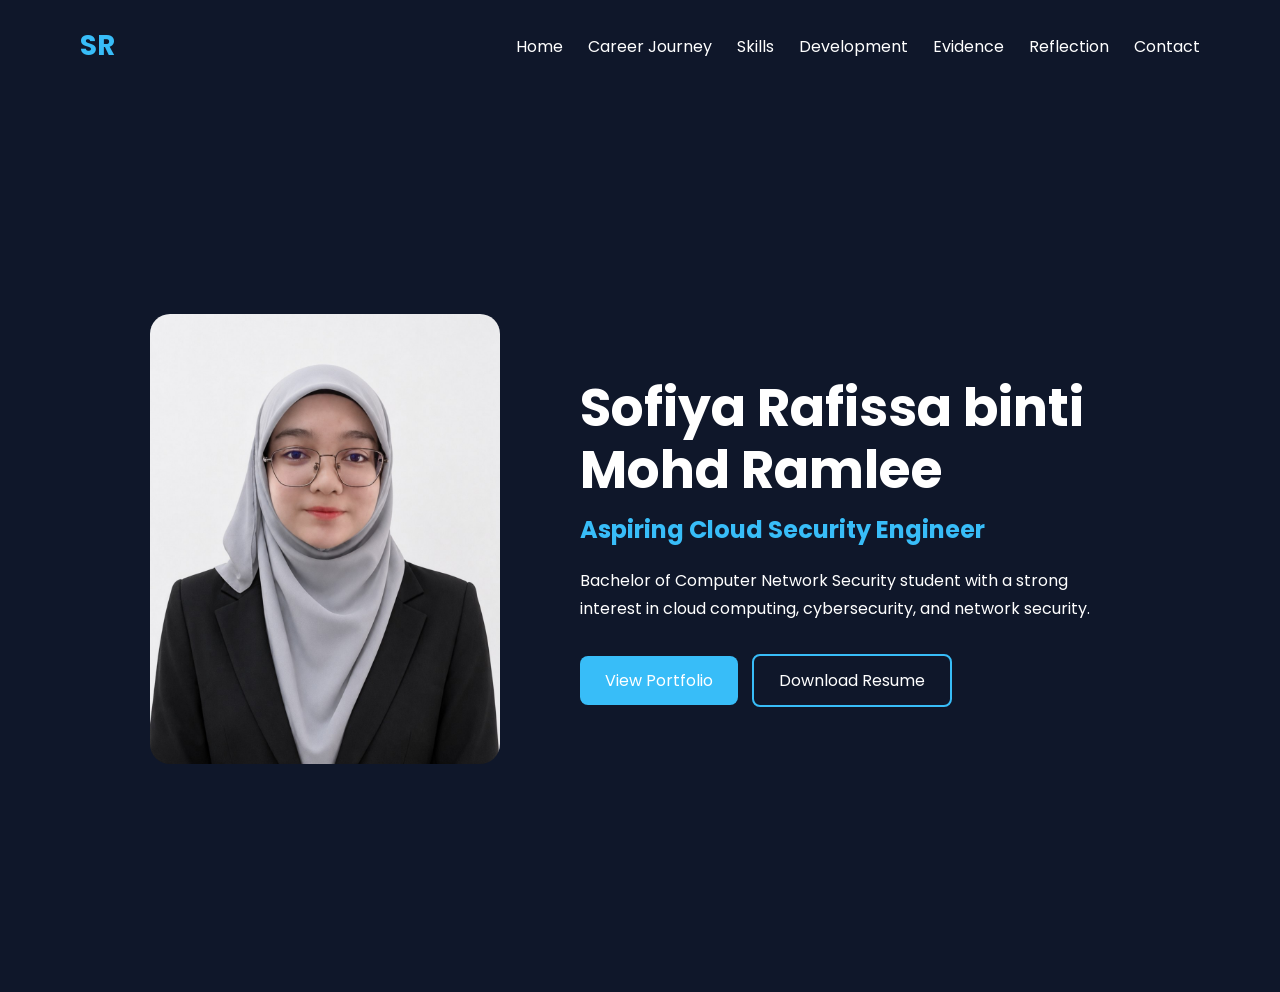
<file: index.html>
<!DOCTYPE html>
<html lang="en">

<head>
    <meta charset="UTF-8">
    <meta name="viewport" content="width=device-width, initial-scale=1.0">
    <title>Sofiya Rafissa Portfolio</title>

    <link rel="stylesheet" href="style.css">

    <link href="https://fonts.googleapis.com/css2?family=Poppins:wght@300;400;600;700&display=swap" rel="stylesheet">
</head>

<body>

<nav>

    <div class="logo">SR</div>

    <ul>
        <li><a href="index.html">Home</a></li>
        <li><a href="career.html">Career Journey</a></li>
        <li><a href="skills.html">Skills</a></li>
        <li><a href="development.html">Development</a></li>
        <li><a href="evidence.html">Evidence</a></li>
        <li><a href="reflection.html">Reflection</a></li>
        <li><a href="contact.html">Contact</a></li>
    </ul>
    
</nav>

<div class="hero">

    <div class="hero-image">
        <img src="profile.jpg" alt="Profile">
    </div>

    <div class="hero-content">

        <h1>Sofiya Rafissa binti Mohd Ramlee</h1>

        <h2>Aspiring Cloud Security Engineer</h2>

        <p>
            Bachelor of Computer Network Security student with a strong interest in cloud computing, cybersecurity, and network security.
        </p>

        <a href="career.html" class="button">
            View Portfolio
        </a>

        <a href="./SofiyaRafissa-resume.pdf" target="_blank" class="button outline">
            Download Resume
        </a>

    </div>

</div>

</body>

</html>
</file>
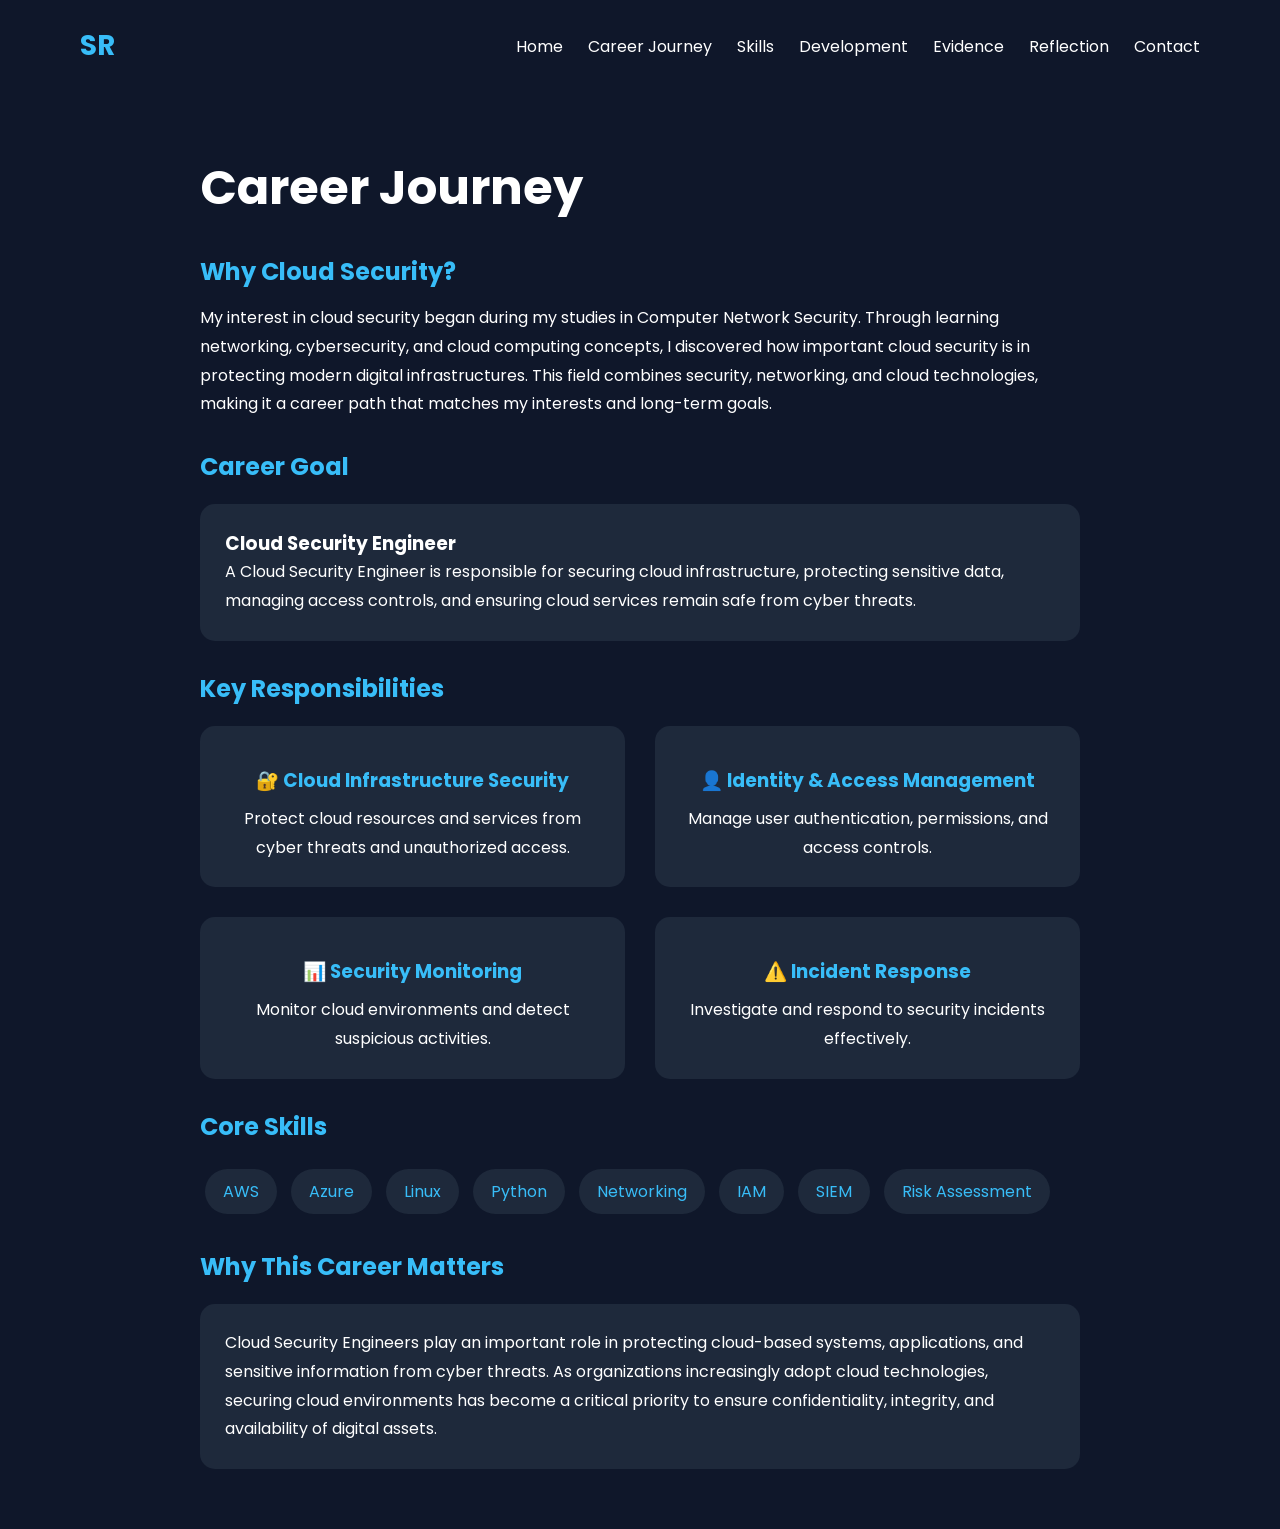
<file: career.html>
<!DOCTYPE html>
<html lang="en">

<head>
    <meta charset="UTF-8">
    <meta name="viewport" content="width=device-width, initial-scale=1.0">
    <title>Career Journey</title>

    <link rel="stylesheet" href="style.css">

    <link href="https://fonts.googleapis.com/css2?family=Poppins:wght@300;400;600;700&display=swap" rel="stylesheet">
</head>

<body>

<nav>

    <div class="logo">SR</div>

    <ul>
        <li><a href="index.html">Home</a></li>
        <li><a href="career.html">Career Journey</a></li>
        <li><a href="skills.html">Skills</a></li>
        <li><a href="development.html">Development</a></li>
        <li><a href="evidence.html">Evidence</a></li>
        <li><a href="reflection.html">Reflection</a></li>
        <li><a href="contact.html">Contact</a></li>
    </ul>

</nav>

<div class="page-container">

    <h1>Career Journey</h1>

    <h2>Why Cloud Security?</h2>

    <p>
        My interest in cloud security began during my studies in Computer Network Security. Through learning networking, cybersecurity, and cloud computing concepts, I discovered how important cloud security is in protecting modern digital infrastructures. This field combines security, networking, and cloud technologies, making it a career path that matches my interests and long-term goals.
    </p>

    <h2>Career Goal</h2>

    <div class="career-card">
        <h3>Cloud Security Engineer</h3>

        <p>
            A Cloud Security Engineer is responsible for securing cloud infrastructure, protecting sensitive data, managing access controls, and ensuring cloud services remain safe from cyber threats.
        </p>
    </div>
<h2>Key Responsibilities</h2>

<div class="card-grid">

    <div class="responsibility-card">
        <h3>🔐 Cloud Infrastructure Security</h3>
        <p>Protect cloud resources and services from cyber threats and unauthorized access.</p>
    </div>

    <div class="responsibility-card">
        <h3>👤 Identity & Access Management</h3>
        <p>Manage user authentication, permissions, and access controls.</p>
    </div>

    <div class="responsibility-card">
        <h3>📊 Security Monitoring</h3>
        <p>Monitor cloud environments and detect suspicious activities.</p>
    </div>

    <div class="responsibility-card">
        <h3>⚠️ Incident Response</h3>
        <p>Investigate and respond to security incidents effectively.</p>
    </div>

</div>

<h2>Core Skills</h2>

<div class="skills-tags">

    <span>AWS</span>
    <span>Azure</span>
    <span>Linux</span>
    <span>Python</span>
    <span>Networking</span>
    <span>IAM</span>
    <span>SIEM</span>
    <span>Risk Assessment</span>

</div>

<h2>Why This Career Matters</h2>

<div class="career-card">

<p>
Cloud Security Engineers play an important role in protecting cloud-based systems, applications, and sensitive information from cyber threats. As organizations increasingly adopt cloud technologies, securing cloud environments has become a critical priority to ensure confidentiality, integrity, and availability of digital assets.
</p>

</div>

</div>

</body>
</html>
</file>
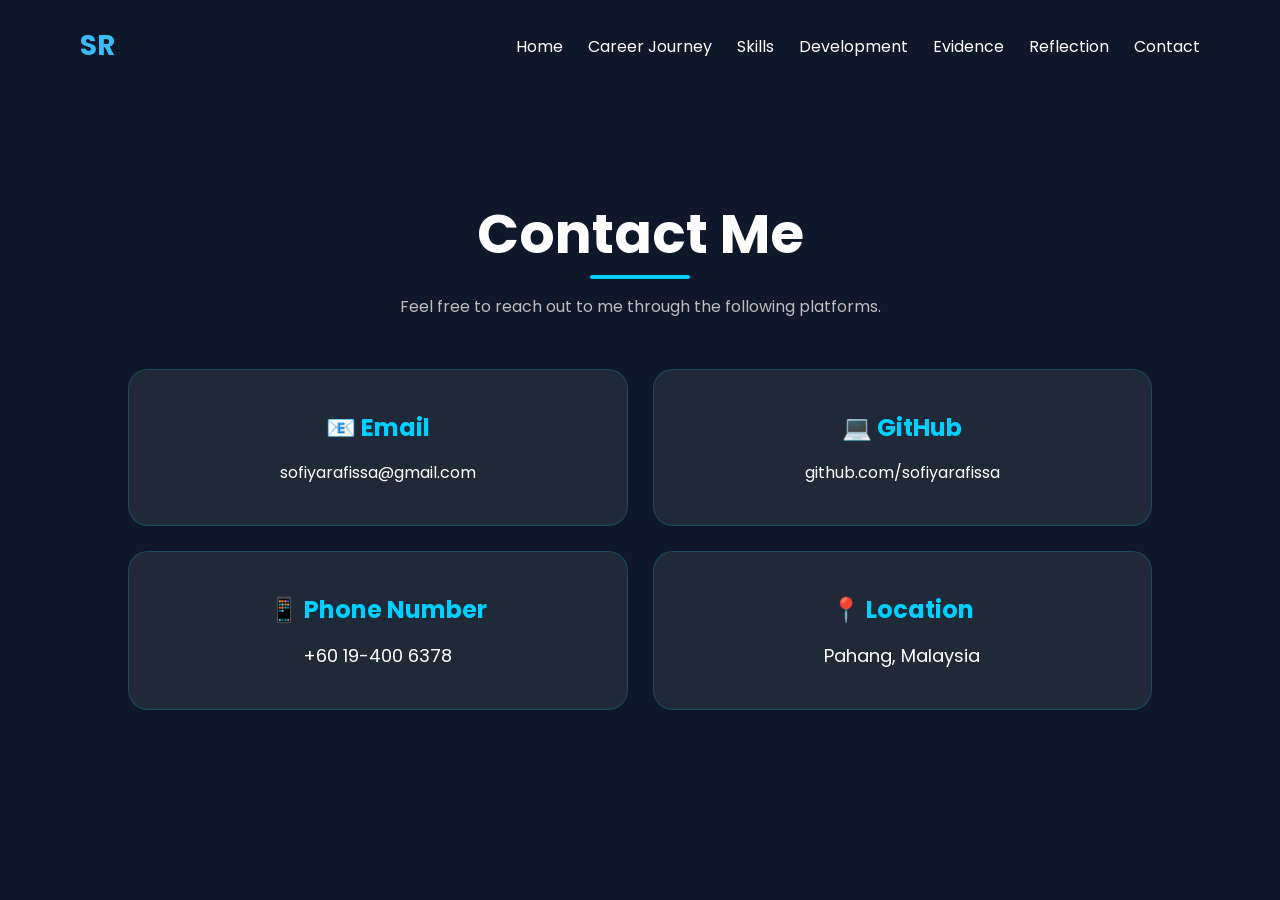
<file: contact.html>
<!DOCTYPE html>
<html lang="en">

<head>
    <meta charset="UTF-8">
    <meta name="viewport" content="width=device-width, initial-scale=1.0">
    <title>Career Journey</title>

    <link rel="stylesheet" href="style.css">

    <link href="https://fonts.googleapis.com/css2?family=Poppins:wght@300;400;600;700&display=swap" rel="stylesheet">
</head>

<body>

<nav>

    <div class="logo">SR</div>

    <ul>
        <li><a href="index.html">Home</a></li>
        <li><a href="career.html">Career Journey</a></li>
        <li><a href="skills.html">Skills</a></li>
        <li><a href="development.html">Development</a></li>
        <li><a href="evidence.html">Evidence</a></li>
        <li><a href="reflection.html">Reflection</a></li>
        <li><a href="contact.html">Contact</a></li>
    </ul>

</nav>

<section class="contact-section">

    <h1>Contact Me</h1>
    <p class="contact-subtitle">
        Feel free to reach out to me through the following platforms.
    </p>

    <div class="contact-grid">

        <div class="contact-card">
            <h3>📧 Email</h3>
            <a href="mailto:sofiyarafissa@gmail.com">
    
                sofiyarafissa@gmail.com

            </a>
        </div>

        <div class="contact-card">
            <h3>💻 GitHub</h3>
            <a href="https://github.com/sofiyarafissa" target="_blank">

                github.com/sofiyarafissa

            </a>
        </div>

        <div class="contact-card">
            <h3>📱 Phone Number</h3>
            <p>
                <a href="https://wa.me/60194006378?text=Hello%20Sofiya,%20I%20visited%20your%20portfolio." target="_blank">
    
                    +60 19-400 6378

                </a>
            </p>
        </div>

        <div class="contact-card">
            <h3>📍 Location</h3>
            <p>Pahang, Malaysia
            </p>
        </div>  

    </div>

</section>
</div>

</body>
</html>
</file>
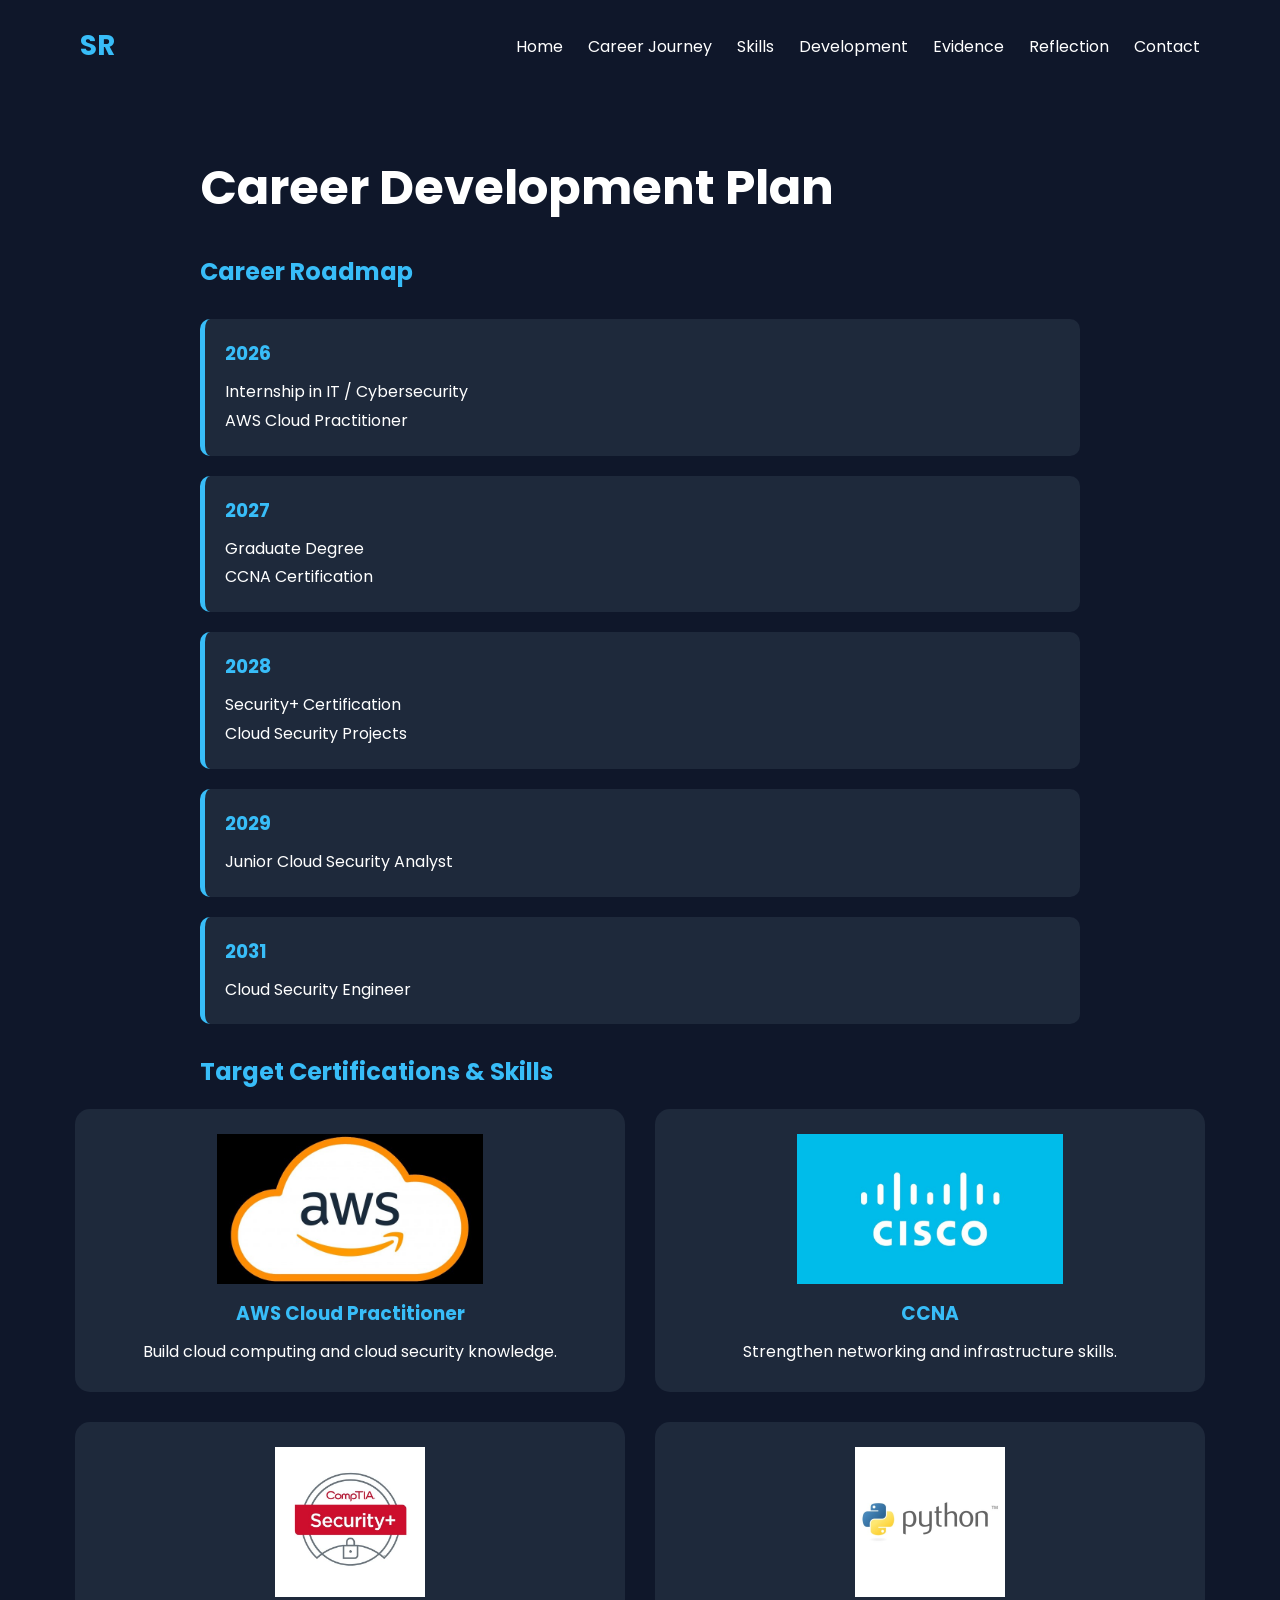
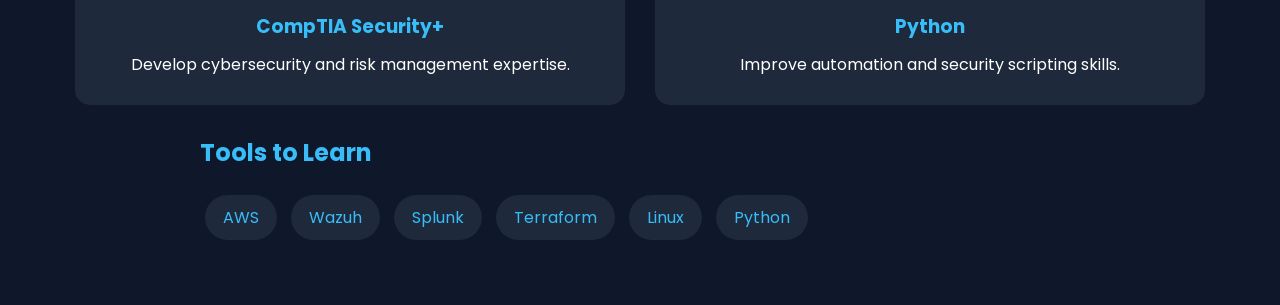
<file: development.html>
<!DOCTYPE html>
<html lang="en">
<head>
    <meta charset="UTF-8">
    <meta name="viewport" content="width=device-width, initial-scale=1.0">
    <title>Development Plan</title>

    <link rel="stylesheet" href="style.css">

    <link href="https://fonts.googleapis.com/css2?family=Poppins:wght@300;400;600;700&display=swap" rel="stylesheet">
</head>

<body>

<nav>

    <div class="logo">SR</div>

    <ul>
        <li><a href="index.html">Home</a></li>
        <li><a href="career.html">Career Journey</a></li>
        <li><a href="skills.html">Skills</a></li>
        <li><a href="development.html">Development</a></li>
        <li><a href="evidence.html">Evidence</a></li>
        <li><a href="reflection.html">Reflection</a></li>
        <li><a href="contact.html">Contact</a></li>
    </ul>

</nav>

<div class="page-container">

    <h1>Career Development Plan</h1>

    <h2>Career Roadmap</h2>

    <div class="roadmap">

        <div class="roadmap-item">
            <h3>2026</h3>
            <p>Internship in IT / Cybersecurity</p>
            <p>AWS Cloud Practitioner</p>
        </div>

        <div class="roadmap-item">
            <h3>2027</h3>
            <p>Graduate Degree</p>
            <p>CCNA Certification</p>
        </div>

        <div class="roadmap-item">
            <h3>2028</h3>
            <p>Security+ Certification</p>
            <p>Cloud Security Projects</p>
        </div>

        <div class="roadmap-item">
            <h3>2029</h3>
            <p>Junior Cloud Security Analyst</p>
        </div>

        <div class="roadmap-item">
            <h3>2031</h3>
            <p>Cloud Security Engineer</p>
        </div>

    </div>

    <h2>Target Certifications & Skills</h2>

<div class="card-grid">

    <div class="responsibility-card">
        <img src="aws-logo.jpg" alt="AWS" class="cert-logo">
        <h3>AWS Cloud Practitioner</h3>
        <p>Build cloud computing and cloud security knowledge.</p>
    </div>

    <div class="responsibility-card">
        <img src="ccna.jpg" alt="CCNA" class="cert-logo">
        <h3>CCNA</h3>
        <p>Strengthen networking and infrastructure skills.</p>
    </div>

    <div class="responsibility-card">
        <img src="securityplus.jpg" alt="Security Plus" class="cert-logo">
        <h3>CompTIA Security+</h3>
        <p>Develop cybersecurity and risk management expertise.</p>
    </div>

    <div class="responsibility-card">
        <img src="python.jpg" alt="Python" class="cert-logo">
        <h3>Python</h3>
        <p>Improve automation and security scripting skills.</p>
    </div>

</div>

<h2>Tools to Learn</h2>

<div class="skills-tags">
    <span>AWS</span>
    <span>Wazuh</span>
    <span>Splunk</span>
    <span>Terraform</span>
    <span>Linux</span>
    <span>Python</span>
</div>

</div>

</body>
</html>
</file>
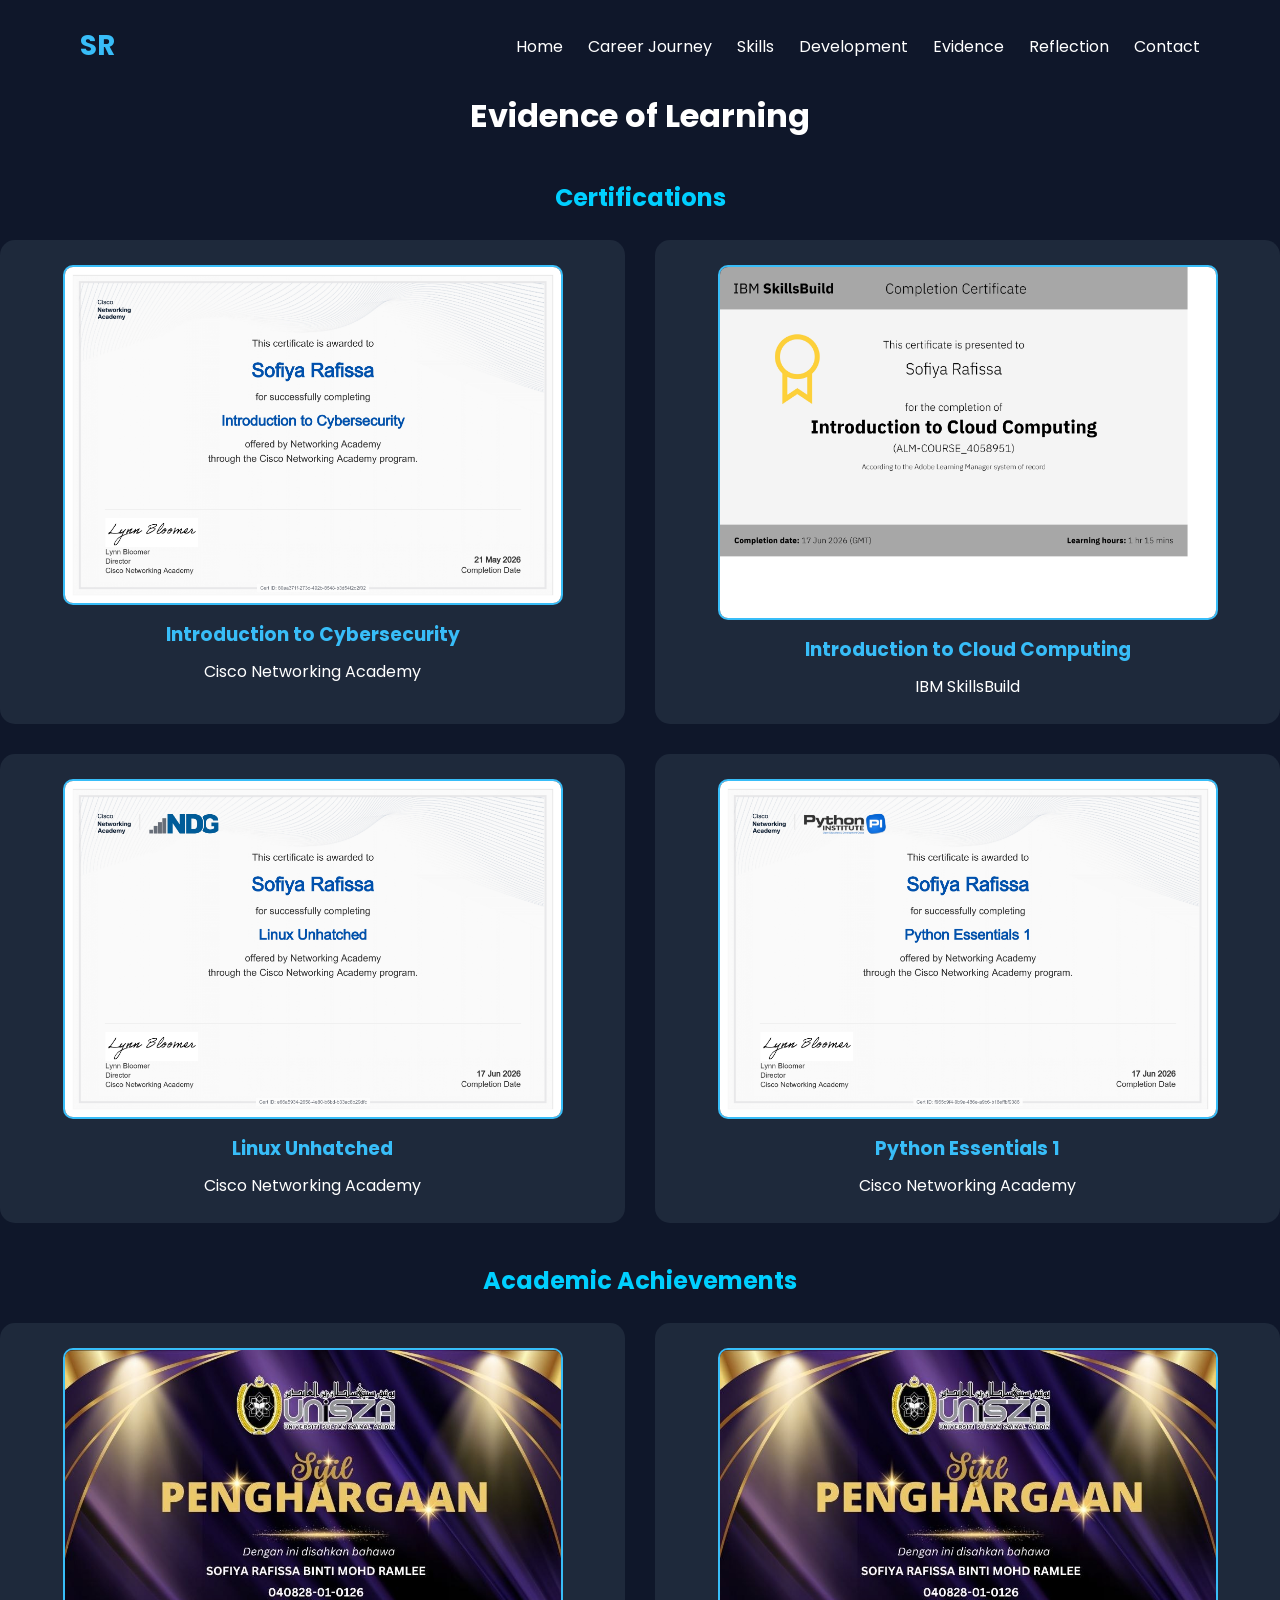
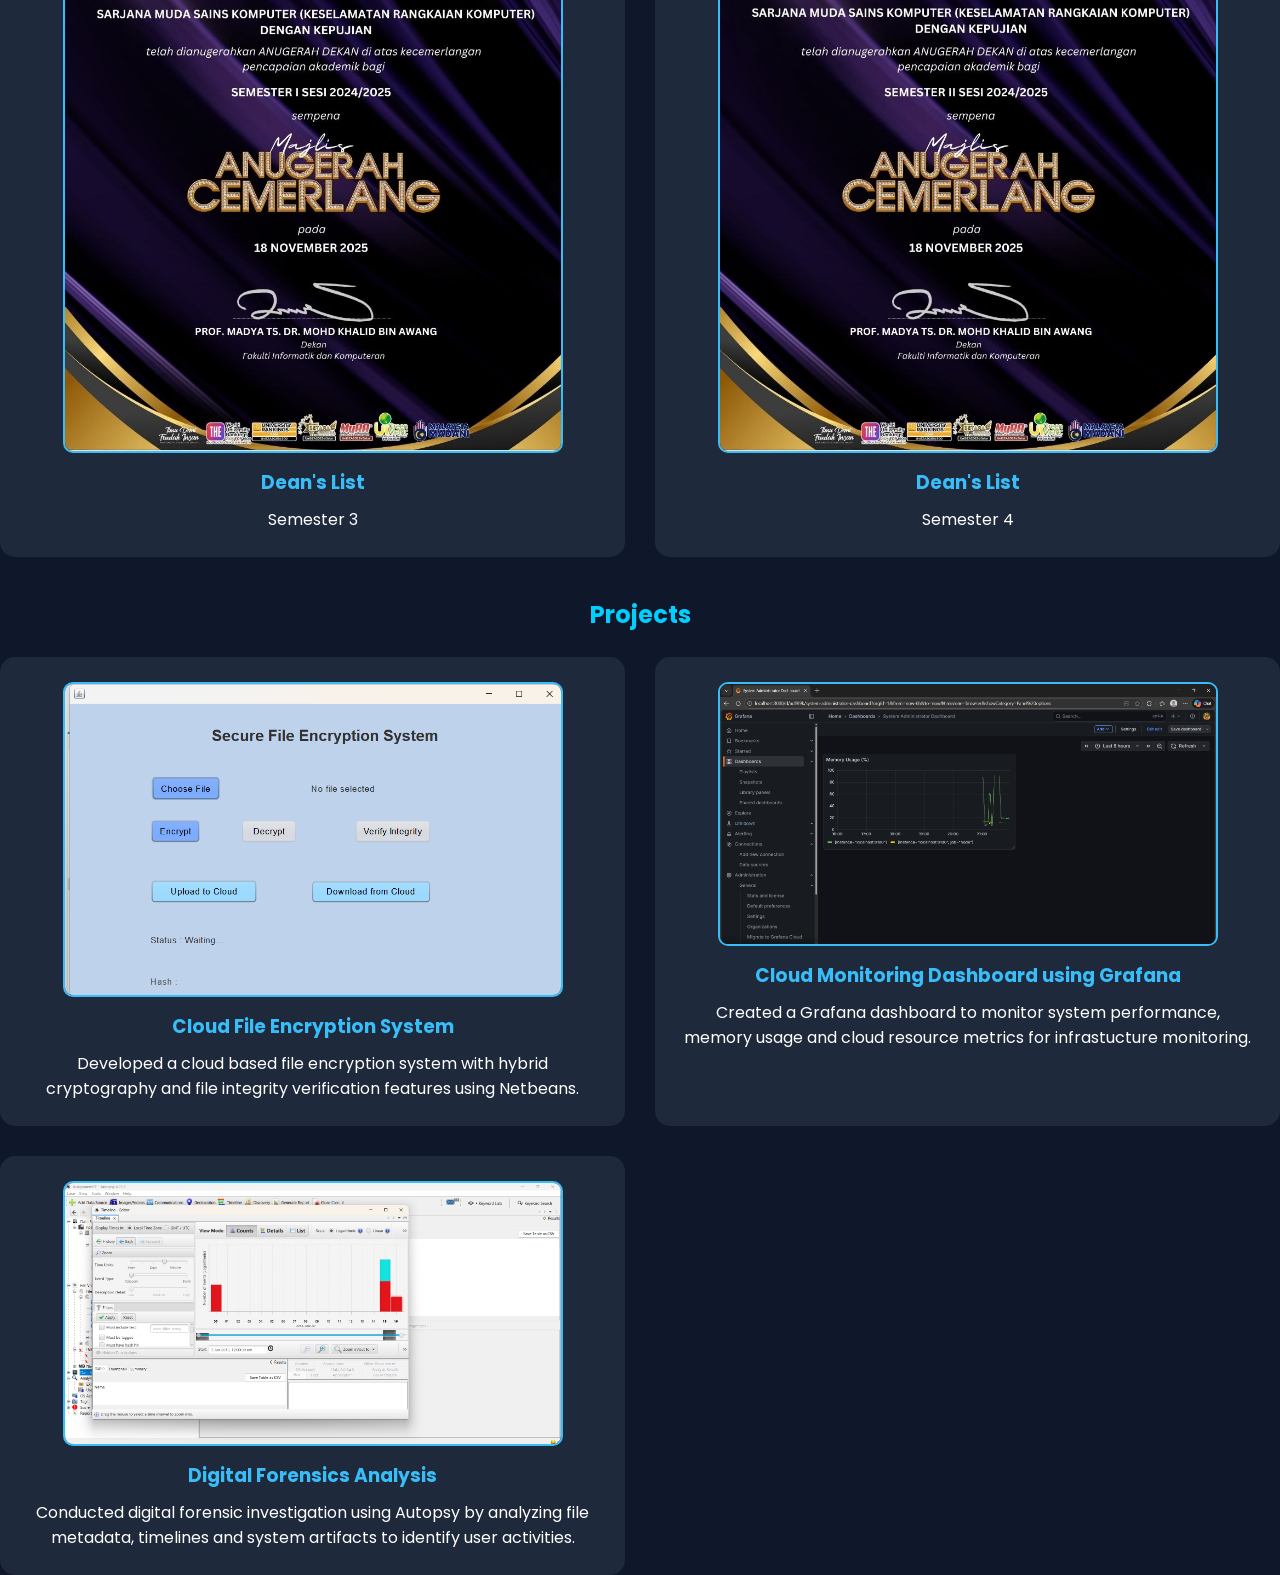
<file: evidence.html>
<!DOCTYPE html>
<html lang="en">

<head>
    <meta charset="UTF-8">
    <meta name="viewport" content="width=device-width, initial-scale=1.0">
    <title>Career Journey</title>

    <link rel="stylesheet" href="style.css">

    <link href="https://fonts.googleapis.com/css2?family=Poppins:wght@300;400;600;700&display=swap" rel="stylesheet">
</head>

<body>

<nav>

    <div class="logo">SR</div>

    <ul>
        <li><a href="index.html">Home</a></li>
        <li><a href="career.html">Career Journey</a></li>
        <li><a href="skills.html">Skills</a></li>
        <li><a href="development.html">Development</a></li>
        <li><a href="evidence.html">Evidence</a></li>
        <li><a href="reflection.html">Reflection</a></li>
        <li><a href="contact.html">Contact</a></li>
    </ul>

</nav>

<h1 class="section-title">Evidence of Learning</h1>

<h2 class="section-subtitle">Certifications</h2>

<div class="card-grid">

    <div class="responsibility-card">

        <img src="IntroductiontoCybersecurity.jpg" alt="Introduction to Cybersecurity">

        <h3>Introduction to Cybersecurity</h3>

        <p>Cisco Networking Academy</p>

    </div>

    <div class="responsibility-card">

        <img src="Introduction%20to%20Cloud%20Computing.jpg" alt="Introduction to Cloud Computing">

        <h3>Introduction to Cloud Computing</h3>

        <p>IBM SkillsBuild</p>

    </div>

    <div class="responsibility-card">

        <img src="LinuxUnhatched.jpg" alt="Linux Unhatched">

        <h3>Linux Unhatched</h3>

        <p>Cisco Networking Academy</p>

    </div>

    <div class="responsibility-card">

        <img src="PythonEssentials1.jpg" alt="Python Essentials 1">

        <h3>Python Essentials 1</h3>

        <p>Cisco Networking Academy</p>

    </div>

</div>

<h2 class="section-subtitle">Academic Achievements</h2>

<div class="card-grid">

    <div class="responsibility-card">

        <img src="dean-sem3.jpg" alt="Dean List Semester 3">

        <h3>Dean's List</h3>

        <p>Semester 3</p>

    </div>

    <div class="responsibility-card">

        <img src="dean-sem4.jpg" alt="Dean List Semester 4">

        <h3>Dean's List</h3>

        <p>Semester 4</p>

    </div>

</div>

<h2 class="section-subtitle">Projects</h2>

<div class="card-grid">

    <div class="responsibility-card">

        <img src="fyp ss.png" alt="Cloud File Encryption System">

        <h3>Cloud File Encryption System</h3>

        <p>
            Developed a cloud based file encryption system with hybrid cryptography and file integrity verification features using Netbeans.
        </p>

    </div>

    <div class="responsibility-card">

        <img src="grafana.png" alt="Grafana Dashboard">

        <h3>Cloud Monitoring Dashboard using Grafana</h3>

        <p>
            Created a Grafana dashboard to monitor system performance, memory usage and cloud resource metrics for infrastucture monitoring.
        </p>

    </div>

    <div class="responsibility-card">

        <img src="autopsy.png" alt="Autopsy Forensics">

        <h3>Digital Forensics Analysis</h3>

        <p>
            Conducted digital forensic investigation using Autopsy by analyzing file metadata, timelines and system artifacts to identify user activities.
        </p>

    </div>
</div>

</body>
</html>
</file>
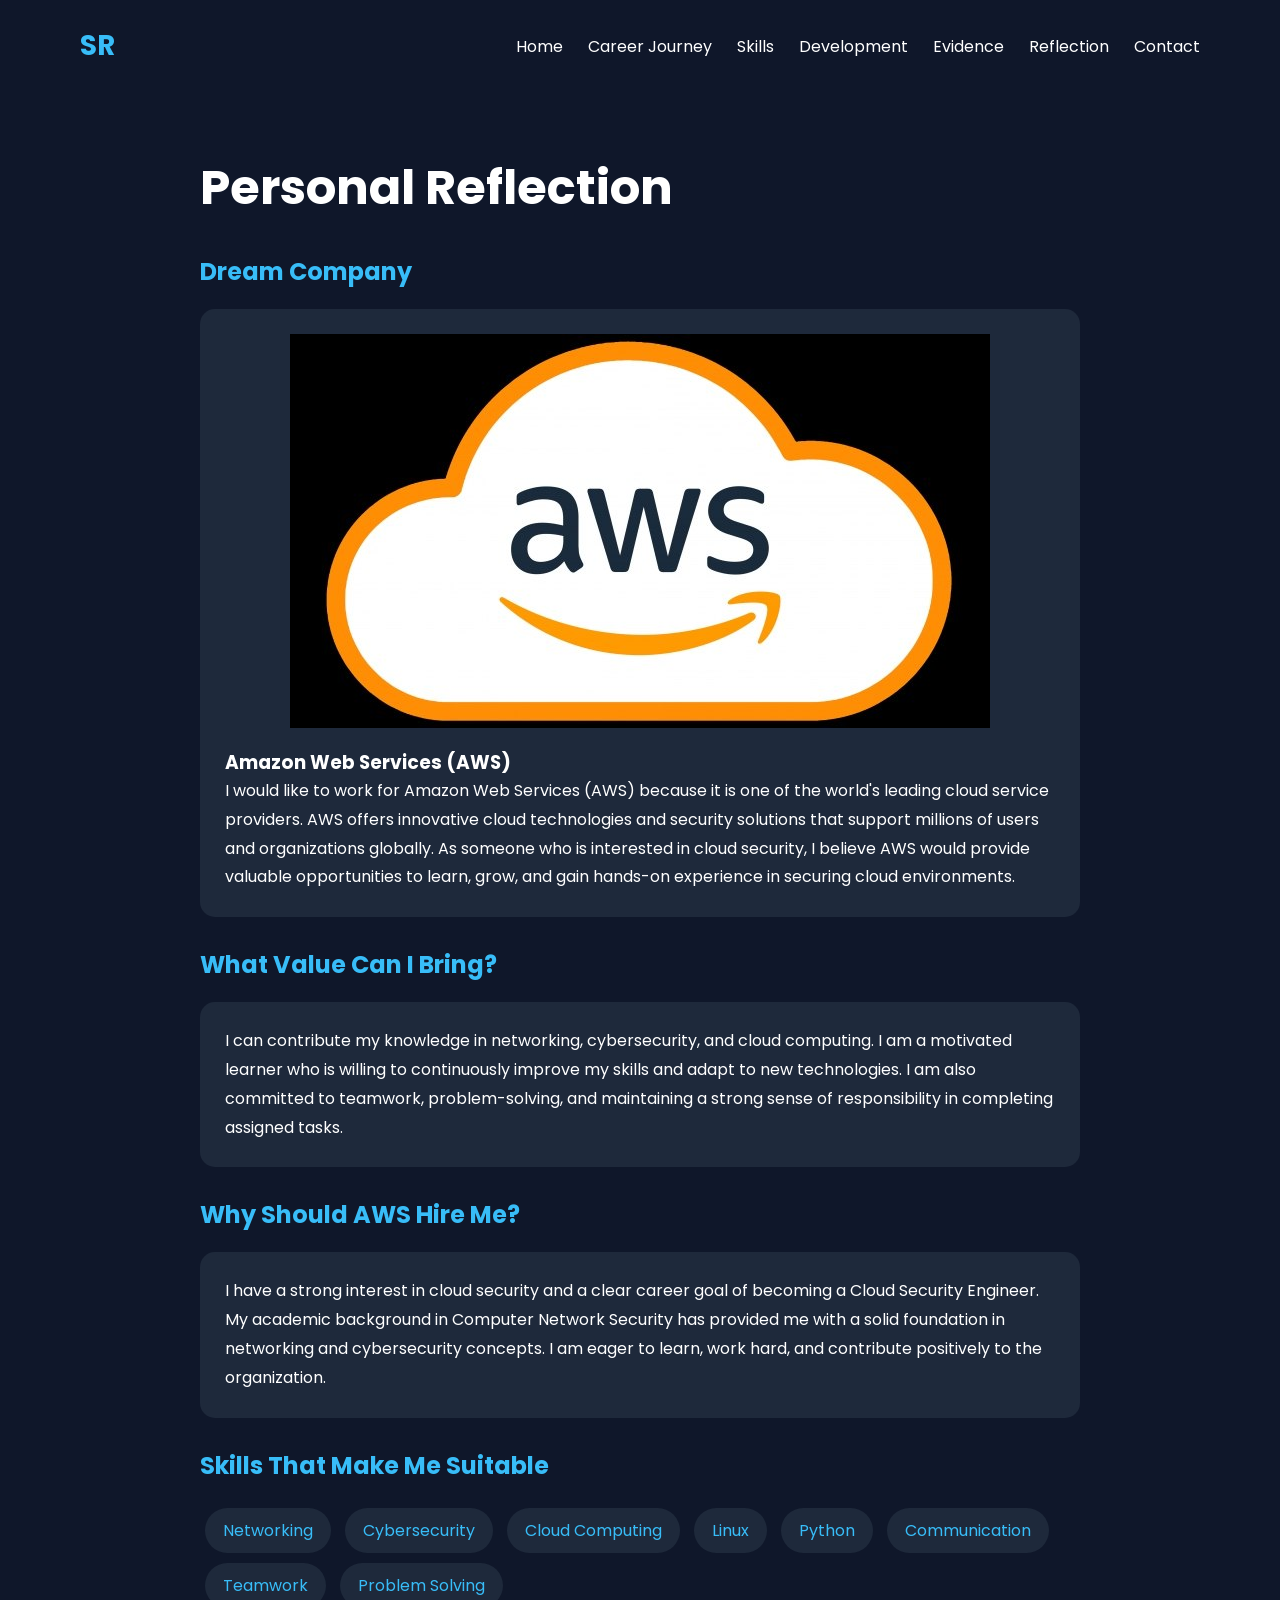
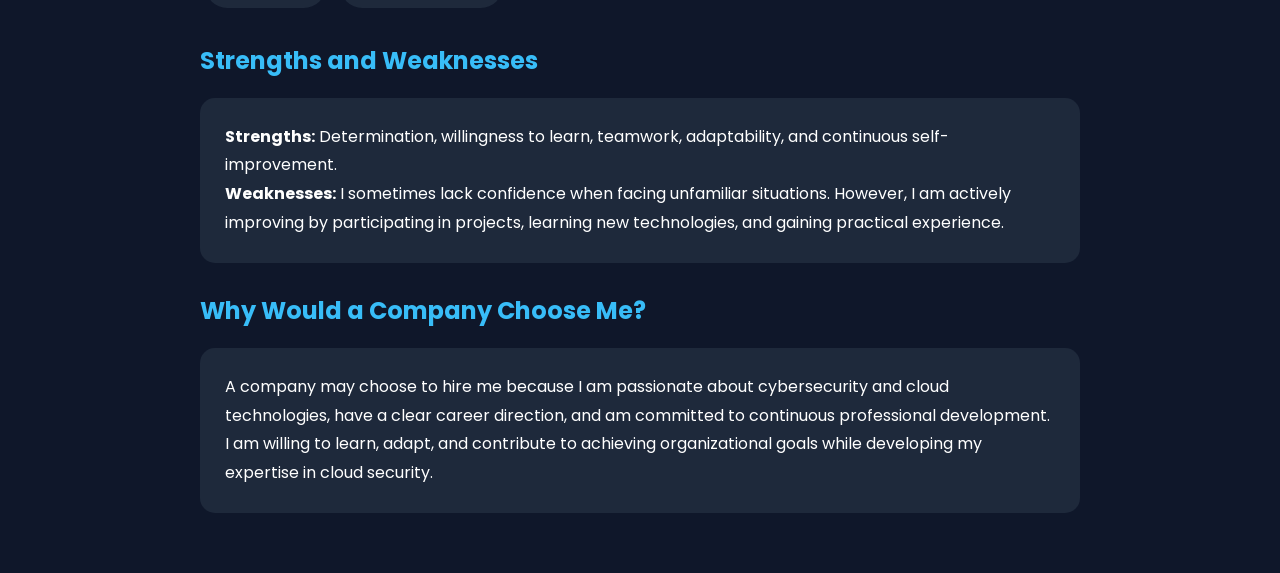
<file: reflection.html>
<!DOCTYPE html>
<html lang="en">

<head>
    <meta charset="UTF-8">
    <meta name="viewport" content="width=device-width, initial-scale=1.0">
    <title>Career Journey</title>

    <link rel="stylesheet" href="style.css">

    <link href="https://fonts.googleapis.com/css2?family=Poppins:wght@300;400;600;700&display=swap" rel="stylesheet">
</head>

<body>

<nav>

    <div class="logo">SR</div>

    <ul>
        <li><a href="index.html">Home</a></li>
        <li><a href="career.html">Career Journey</a></li>
        <li><a href="skills.html">Skills</a></li>
        <li><a href="development.html">Development</a></li>
        <li><a href="evidence.html">Evidence</a></li>
        <li><a href="reflection.html">Reflection</a></li>
        <li><a href="contact.html">Contact</a></li>
    </ul>

</nav>

<div class="page-container">

<h1 class="section title">Personal Reflection</h1>

<h2 class="section subtitle">Dream Company</h2>

<div class="career-card">

     <img src="aws-logo.jpg" alt="AWS Logo" class="company-logo">

    <h3>Amazon Web Services (AWS)</h3>

    <p>
        I would like to work for Amazon Web Services (AWS) because it is one of the world's leading cloud service providers. AWS offers innovative cloud technologies and security solutions that support millions of users and organizations globally. As someone who is interested in cloud security, I believe AWS would provide valuable opportunities to learn, grow, and gain hands-on experience in securing cloud environments.
    </p>

</div>

<h2 class="section subtitle">What Value Can I Bring?</h2>

<div class="career-card">

    <p>
        I can contribute my knowledge in networking, cybersecurity, and cloud computing. I am a motivated learner who is willing to continuously improve my skills and adapt to new technologies. I am also committed to teamwork, problem-solving, and maintaining a strong sense of responsibility in completing assigned tasks.
    </p>

</div>

<h2 class="section subtitle">Why Should AWS Hire Me?</h2>

<div class="career-card">

    <p>
        I have a strong interest in cloud security and a clear career goal of becoming a Cloud Security Engineer. My academic background in Computer Network Security has provided me with a solid foundation in networking and cybersecurity concepts. I am eager to learn, work hard, and contribute positively to the organization.
    </p>

</div>

<h2 class="section subtitle">Skills That Make Me Suitable</h2>

<div class="skills-tags">

    <span>Networking</span>
    <span>Cybersecurity</span>
    <span>Cloud Computing</span>
    <span>Linux</span>
    <span>Python</span>
    <span>Communication</span>
    <span>Teamwork</span>
    <span>Problem Solving</span>

</div>

<h2 class="section subtitle">Strengths and Weaknesses</h2>

<div class="career-card">

    <p>
        <strong>Strengths:</strong> Determination, willingness to learn, teamwork, adaptability, and continuous self-improvement.
    </p>

    <p>
        <strong>Weaknesses:</strong> I sometimes lack confidence when facing unfamiliar situations. However, I am actively improving by participating in projects, learning new technologies, and gaining practical experience.
    </p>

</div>

<h2 class="section subtitle">Why Would a Company Choose Me?</h2>

<div class="career-card">

    <p>
        A company may choose to hire me because I am passionate about cybersecurity and cloud technologies, have a clear career direction, and am committed to continuous professional development. I am willing to learn, adapt, and contribute to achieving organizational goals while developing my expertise in cloud security.
    </p>

</div>
</div>
</div>

</body>
</html>
</file>
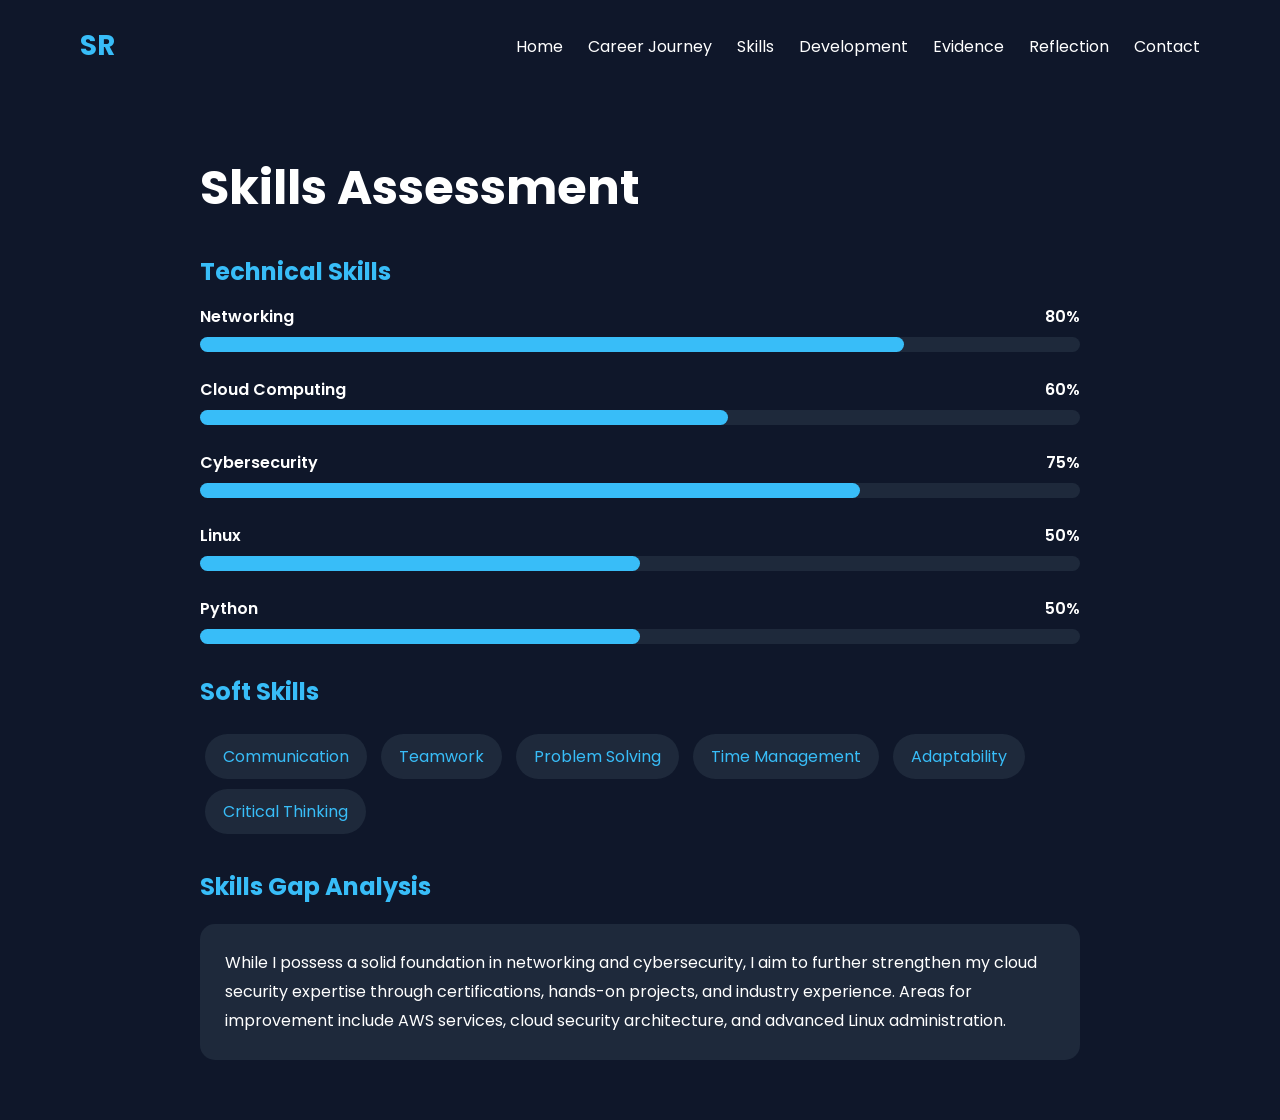
<file: skills.html>
<!DOCTYPE html>
<html lang="en">

<head>
    <meta charset="UTF-8">
    <meta name="viewport" content="width=device-width, initial-scale=1.0">
    <title>Skills Assessment</title>

    <link rel="stylesheet" href="style.css">

    <link href="https://fonts.googleapis.com/css2?family=Poppins:wght@300;400;600;700&display=swap" rel="stylesheet">
</head>

<body>

<nav>

    <div class="logo">SR</div>

    <ul>
        <li><a href="index.html">Home</a></li>
        <li><a href="career.html">Career Journey</a></li>
        <li><a href="skills.html">Skills</a></li>
        <li><a href="development.html">Development</a></li>
        <li><a href="evidence.html">Evidence</a></li>
        <li><a href="reflection.html">Reflection</a></li>
        <li><a href="contact.html">Contact</a></li>
    </ul>

</nav>

<div class="page-container">

    <h1>Skills Assessment</h1>

    <h2>Technical Skills</h2>

    <div class="skill-header">
    <span>Networking</span>
    <span>80%</span>
</div>
<div class="progress">
    <div class="fill fill80"></div>
</div>

<div class="skill-header">
    <span>Cloud Computing</span>
    <span>60%</span>
</div>
<div class="progress">
    <div class="fill fill60"></div>
</div>

<div class="skill-header">
    <span>Cybersecurity</span>
    <span>75%</span>
</div>
<div class="progress">
    <div class="fill fill75"></div>
</div>

<div class="skill-header">
    <span>Linux</span>
    <span>50%</span>
</div>
<div class="progress">
    <div class="fill fill50"></div>
</div>

<div class="skill-header">
    <span>Python</span>
    <span>50%</span>
</div>
<div class="progress">
    <div class="fill fill50"></div>
</div>


    <h2>Soft Skills</h2>

<div class="skills-tags">

    <span>Communication</span>
    <span>Teamwork</span>
    <span>Problem Solving</span>
    <span>Time Management</span>
    <span>Adaptability</span>
    <span>Critical Thinking</span>

</div>

<h2>Skills Gap Analysis</h2>

<div class="career-card">

<p>
While I possess a solid foundation in networking and cybersecurity, I aim to further strengthen my cloud security expertise through certifications, hands-on projects, and industry experience. Areas for improvement include AWS services, cloud security architecture, and advanced Linux administration.
</p>

</div>

</div>

</body>
</html>
</file>
<file: style.css>
*{
    margin:0;
    padding:0;
    box-sizing:border-box;
    font-family:'Poppins',sans-serif;
}

body{
    background:#0f172a;
    color:white;
}

.hero{
    min-height:100vh;
    display:flex;
    justify-content:center;
    align-items:center;
    gap:80px;
    padding:50px;
}

.hero-image img{
    width:350px;
    height:450px;
    object-fit:cover;
    border-radius:20px;
}

.hero-content{
    max-width:550px;
}

.hero-content h1{
    font-size:52px;
    line-height:1.2;
    margin-bottom:10px;
}

.hero-content h2{
    color:#38bdf8;
    margin-bottom:20px;
}

.hero-content p{
    line-height:1.8;
    margin-bottom:30px;
}

.button{
    padding:12px 25px;
    border:none;
    border-radius:8px;
    background:#38bdf8;
    color:white;
    cursor:pointer;
    margin-right:10px;
    display:inline-block;
    text-decoration: none;
}

.outline{
    background:transparent;
    border:2px solid #38bdf8;
}

nav{
    display:flex;
    justify-content:space-between;
    align-items:center;
    padding:25px 80px;
}

.logo{
    font-size:28px;
    font-weight:700;
    color:#38bdf8;
}

nav ul{
    display:flex;
    gap:25px;
    list-style:none;
}

nav a{
    text-decoration:none;
    color:white;
    transition:0.3s;
}

nav a:hover{
    color:#38bdf8;
}

.page-container{
    max-width:1000px;
    margin:auto;
    padding:60px;
}

.page-container h1{
    font-size:48px;
    margin-bottom:30px;
}

.page-container h2{
    color:#38bdf8;
    margin-top:30px;
    margin-bottom:15px;
}

.page-container p{
    line-height:1.8;
}

.career-card{
    background:#1e293b;
    padding:25px;
    border-radius:15px;
    margin-top:20px;
}

.section-title{
    text-align:center;
    margin-bottom:30px;
}

.section-subtitle{
    text-align:center;
    margin:40px 0 20px;
    color:#00cfff;
}

.card-grid{
    display:grid;
    grid-template-columns:repeat(2,1fr);
    gap:20px;
    margin-top:20px;
}

.responsibility-card{
    background:#1e293b;
    padding:25px;
    border-radius:15px;
}

.responsibility-card h3{
    margin-bottom:10px;
    color:#38bdf8;
}

.skills-tags{
    margin-top:20px;
}

.skills-tags span{
    display:inline-block;
    background:#1e293b;
    color:#38bdf8;
    padding:10px 18px;
    border-radius:30px;
    margin:5px;
}

.skill-header{
    display:flex;
    justify-content:space-between;
    align-items:center;
    margin-bottom:8px;
    font-weight:600;
}

.progress{
    width:100%;
    height:15px;
    background:#1e293b;
    border-radius:20px;
    margin-bottom:25px;
}

.fill{
    height:100%;
    background:#38bdf8;
    border-radius:20px;
}

.fill80{
    width:80%;
}

.fill75{
    width:75%;
}

.fill60{
    width:60%;
}

.fill50{
    width:50%;
}

.progress{
    width:100%;
    height:15px;
    background:#1e293b;
    border-radius:20px;
    margin-bottom:25px;
}

.fill{
    height:100%;
    background:#38bdf8;
    border-radius:20px;
}

.fill80{
    width:80%;
}

.fill75{
    width:75%;
}

.fill60{
    width:60%;
}

.fill50{
    width:50%;
}

.roadmap{
    margin-top:30px;
}

.roadmap-item{
    background:#1e293b;
    padding:20px;
    border-left:5px solid #38bdf8;
    border-radius:10px;
    margin-bottom:20px;
}

.roadmap-item h3{
    color:#38bdf8;
    margin-bottom:10px;
}

.contact-section{
    width: 80%;
    margin: 100px auto;
    text-align: center;
}

.contact-section h1{
    font-size: 55px;
    color: white;
    margin-bottom: 15px;
}

.contact-subtitle{
    color: #bdbdbd;
    margin-bottom: 50px;
}

.contact-grid{
    display: grid;
    grid-template-columns: repeat(2, 1fr);
    gap: 25px;
}

.contact-card{
    background: #1f2937;
    padding: 40px 25px;
    border-radius: 20px;
    transition: 0.3s;
    border: 1px solid rgba(0, 207, 255, 0.2);
}

.contact-card:hover{
    transform: translateY(-5px);
    border-color: #00cfff;
}

.contact-card h3{
    color: #00cfff;
    font-size: 24px;
    margin-bottom: 15px;
}

.contact-card p{
    color: white;
    font-size: 18px;
}

.contact-card a{
    color: white;
    text-decoration: none;
}

.contact-card a:hover{
    color: #38bdf8;
}

.contact-section h1::after{
    content:'';
    display:block;
    width:100px;
    height:4px;
    background:#00cfff;
    margin:auto;
    border-radius:10px;
}

.card-grid{
    display:grid;
    grid-template-columns:repeat(2,1fr);
    justify-content:center;
    gap:30px;
}

.responsibility-card img{
    width: 500px;
    max-height: auto;
    object-fit: contain;
    border-radius: 10px;

    display: block;
    margin-left: auto;
    margin-right: auto;

    margin-bottom: 15px;
    border: 2px solid #38bdf8;
}

.responsibility-card h3{
    margin-top: 15px;
}

.responsibility-card{
    text-align: center;
}


.section-title{
    text-align: center;
    margin-bottom: 20px;
}

.section-subtitle{
    text-align: center;
    margin: 40px 0 25px;
    color: #00cfff;
}

.company-logo{
    width:100%;
    max-width: 700px;
    height:auto;
    display:block;
    margin:0 auto 20px;
}

.cert-logo{
    width:150px;
    height:150px;
    object-fit:contain;
    display:block;
    margin:0 auto 15px;
    border:none !important;
}
</file>
